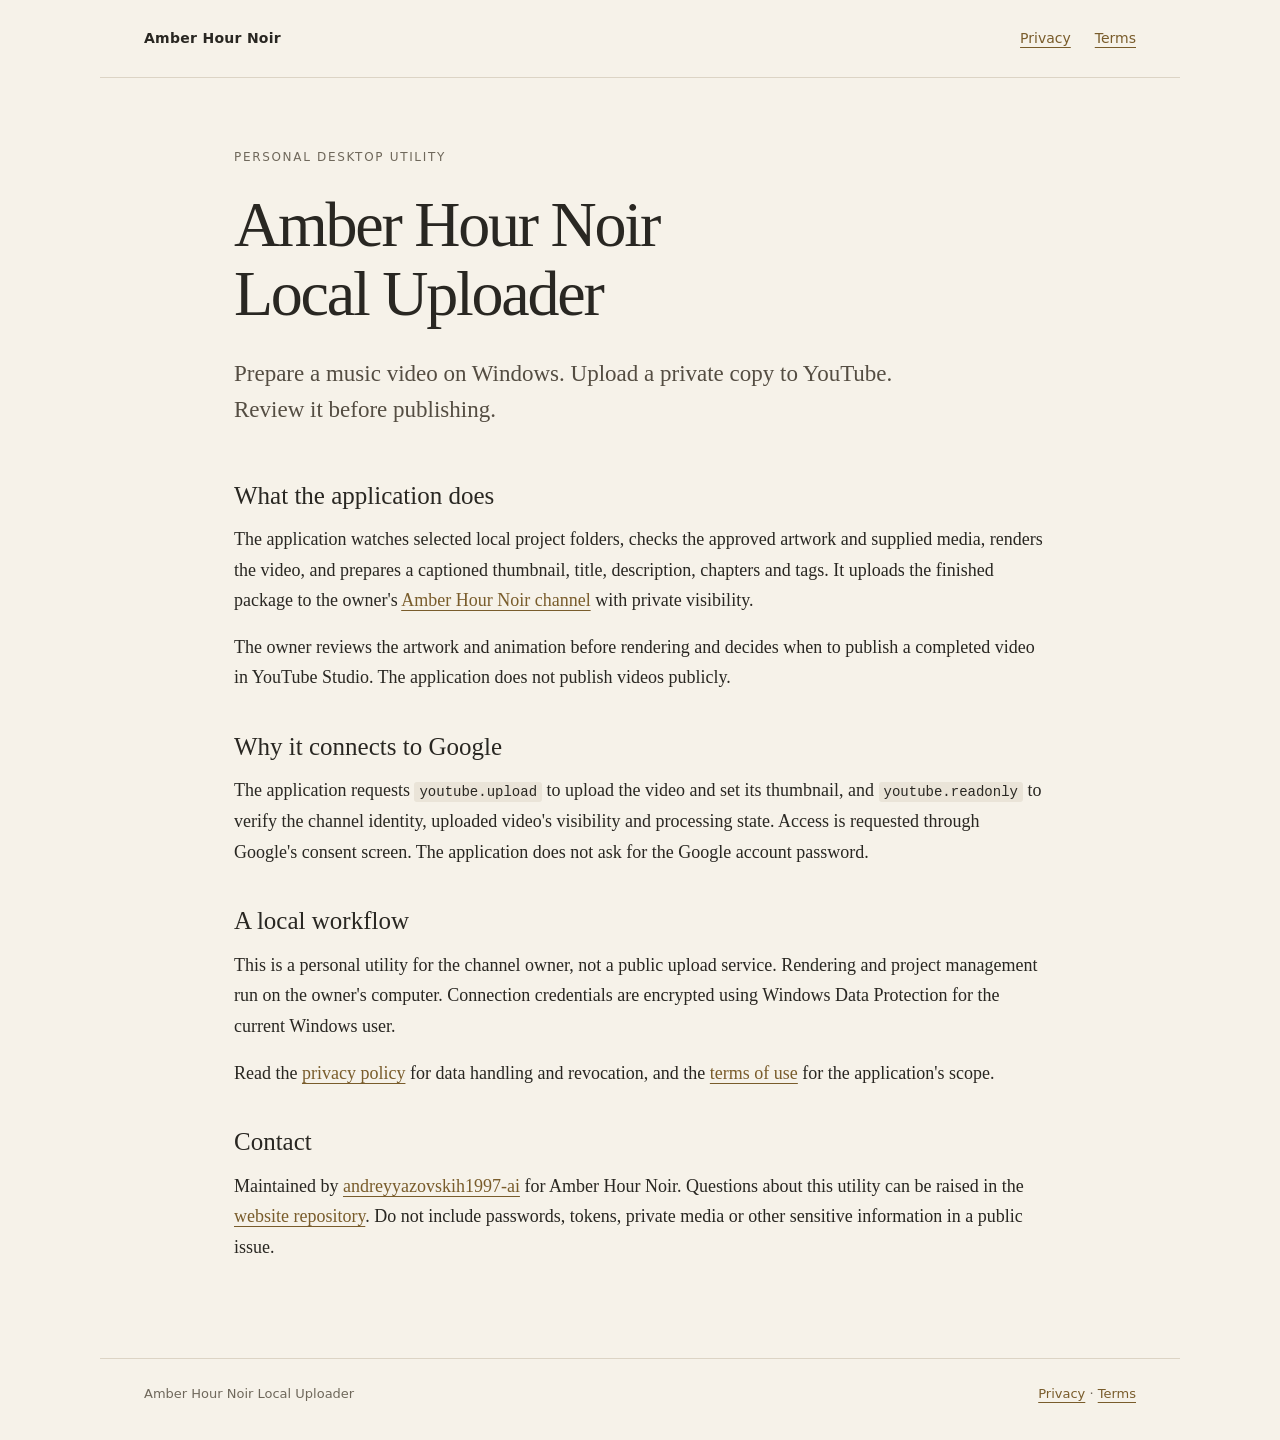
<file: index.html>
<!doctype html>
<html lang="en">
<head>
  <meta charset="utf-8">
  <meta name="viewport" content="width=device-width, initial-scale=1">
  <meta name="google-site-verification" content="HMj4g2YExmFM4Llp2HOCI3GiQokosiEeadpXIInDDnA">
  <meta name="description" content="A personal Windows utility for preparing music videos and uploading private review copies to the Amber Hour Noir YouTube channel.">
  <title>Amber Hour Noir Local Uploader</title>
  <link rel="stylesheet" href="styles.css">
</head>
<body>
  <header><a class="brand" href="index.html">Amber Hour Noir</a><nav aria-label="Main"><a href="privacy.html">Privacy</a><a href="terms.html">Terms</a></nav></header>
  <main>
    <p class="eyebrow">Personal desktop utility</p>
    <h1>Amber Hour Noir<br>Local Uploader</h1>
    <p class="lead">Prepare a music video on Windows. Upload a private copy to YouTube. Review it before publishing.</p>
    <section><h2>What the application does</h2><p>The application watches selected local project folders, checks the approved artwork and supplied media, renders the video, and prepares a captioned thumbnail, title, description, chapters and tags. It uploads the finished package to the owner's <a href="https://www.youtube.com/@AmberHourNoir">Amber Hour Noir channel</a> with private visibility.</p><p>The owner reviews the artwork and animation before rendering and decides when to publish a completed video in YouTube Studio. The application does not publish videos publicly.</p></section>
    <section><h2>Why it connects to Google</h2><p>The application requests <code>youtube.upload</code> to upload the video and set its thumbnail, and <code>youtube.readonly</code> to verify the channel identity, uploaded video's visibility and processing state. Access is requested through Google's consent screen. The application does not ask for the Google account password.</p></section>
    <section><h2>A local workflow</h2><p>This is a personal utility for the channel owner, not a public upload service. Rendering and project management run on the owner's computer. Connection credentials are encrypted using Windows Data Protection for the current Windows user.</p><p>Read the <a href="privacy.html">privacy policy</a> for data handling and revocation, and the <a href="terms.html">terms of use</a> for the application's scope.</p></section>
    <section><h2>Contact</h2><p>Maintained by <a href="https://github.com/andreyyazovskih1997-ai">andreyyazovskih1997-ai</a> for Amber Hour Noir. Questions about this utility can be raised in the <a href="https://github.com/andreyyazovskih1997-ai/andreyyazovskih1997-ai.github.io/issues">website repository</a>. Do not include passwords, tokens, private media or other sensitive information in a public issue.</p></section>
  </main>
  <footer><span>Amber Hour Noir Local Uploader</span><span><a href="privacy.html">Privacy</a> · <a href="terms.html">Terms</a></span></footer>
</body>
</html>
</file>
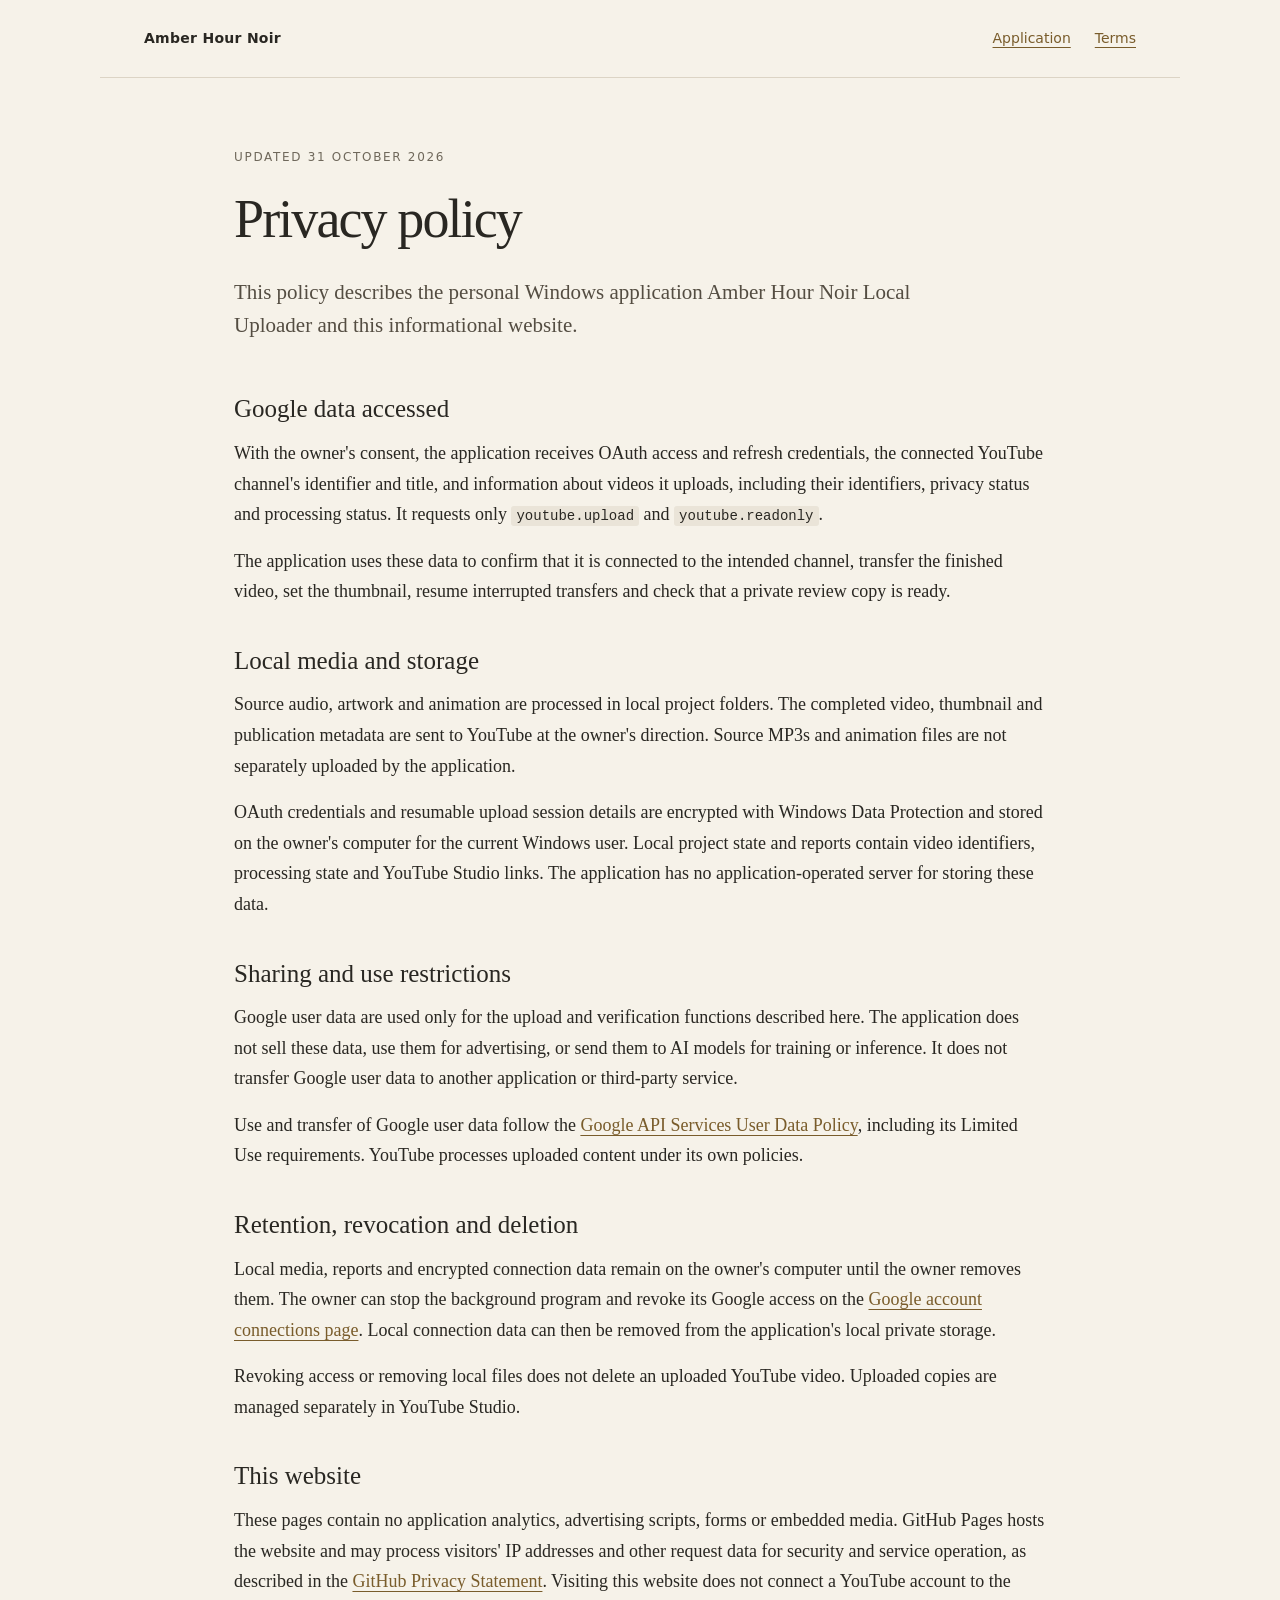
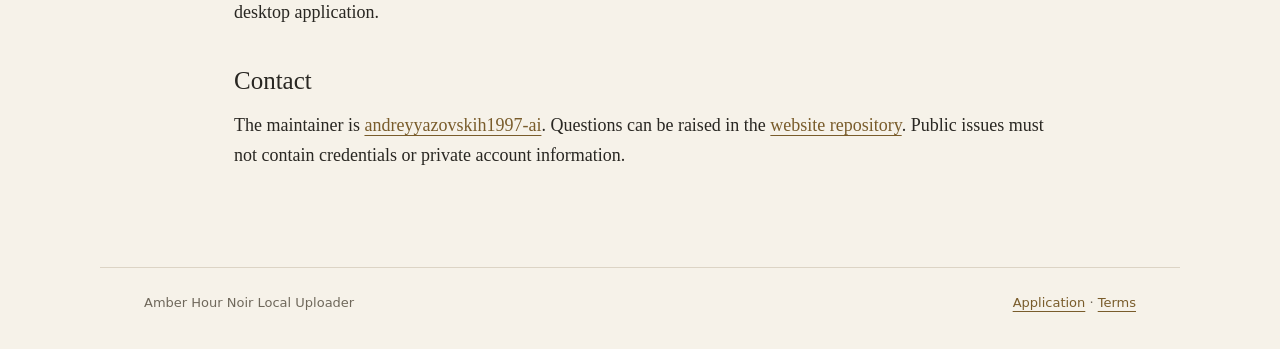
<file: privacy.html>
<!doctype html>
<html lang="en">
<head><meta charset="utf-8"><meta name="viewport" content="width=device-width, initial-scale=1"><title>Privacy — Amber Hour Noir Local Uploader</title><link rel="stylesheet" href="styles.css"></head>
<body>
  <header><a class="brand" href="index.html">Amber Hour Noir</a><nav aria-label="Main"><a href="index.html">Application</a><a href="terms.html">Terms</a></nav></header>
  <main class="document">
    <p class="eyebrow">Updated 31 October 2026</p><h1>Privacy policy</h1>
    <p class="lead">This policy describes the personal Windows application Amber Hour Noir Local Uploader and this informational website.</p>
    <section><h2>Google data accessed</h2><p>With the owner's consent, the application receives OAuth access and refresh credentials, the connected YouTube channel's identifier and title, and information about videos it uploads, including their identifiers, privacy status and processing status. It requests only <code>youtube.upload</code> and <code>youtube.readonly</code>.</p><p>The application uses these data to confirm that it is connected to the intended channel, transfer the finished video, set the thumbnail, resume interrupted transfers and check that a private review copy is ready.</p></section>
    <section><h2>Local media and storage</h2><p>Source audio, artwork and animation are processed in local project folders. The completed video, thumbnail and publication metadata are sent to YouTube at the owner's direction. Source MP3s and animation files are not separately uploaded by the application.</p><p>OAuth credentials and resumable upload session details are encrypted with Windows Data Protection and stored on the owner's computer for the current Windows user. Local project state and reports contain video identifiers, processing state and YouTube Studio links. The application has no application-operated server for storing these data.</p></section>
    <section><h2>Sharing and use restrictions</h2><p>Google user data are used only for the upload and verification functions described here. The application does not sell these data, use them for advertising, or send them to AI models for training or inference. It does not transfer Google user data to another application or third-party service.</p><p>Use and transfer of Google user data follow the <a href="https://developers.google.com/terms/api-services-user-data-policy">Google API Services User Data Policy</a>, including its Limited Use requirements. YouTube processes uploaded content under its own policies.</p></section>
    <section><h2>Retention, revocation and deletion</h2><p>Local media, reports and encrypted connection data remain on the owner's computer until the owner removes them. The owner can stop the background program and revoke its Google access on the <a href="https://myaccount.google.com/connections">Google account connections page</a>. Local connection data can then be removed from the application's local private storage.</p><p>Revoking access or removing local files does not delete an uploaded YouTube video. Uploaded copies are managed separately in YouTube Studio.</p></section>
    <section><h2>This website</h2><p>These pages contain no application analytics, advertising scripts, forms or embedded media. GitHub Pages hosts the website and may process visitors' IP addresses and other request data for security and service operation, as described in the <a href="https://docs.github.com/en/site-policy/privacy-policies/github-general-privacy-statement">GitHub Privacy Statement</a>. Visiting this website does not connect a YouTube account to the desktop application.</p></section>
    <section><h2>Contact</h2><p>The maintainer is <a href="https://github.com/andreyyazovskih1997-ai">andreyyazovskih1997-ai</a>. Questions can be raised in the <a href="https://github.com/andreyyazovskih1997-ai/andreyyazovskih1997-ai.github.io/issues">website repository</a>. Public issues must not contain credentials or private account information.</p></section>
  </main>
  <footer><span>Amber Hour Noir Local Uploader</span><span><a href="index.html">Application</a> · <a href="terms.html">Terms</a></span></footer>
</body>
</html>
</file>
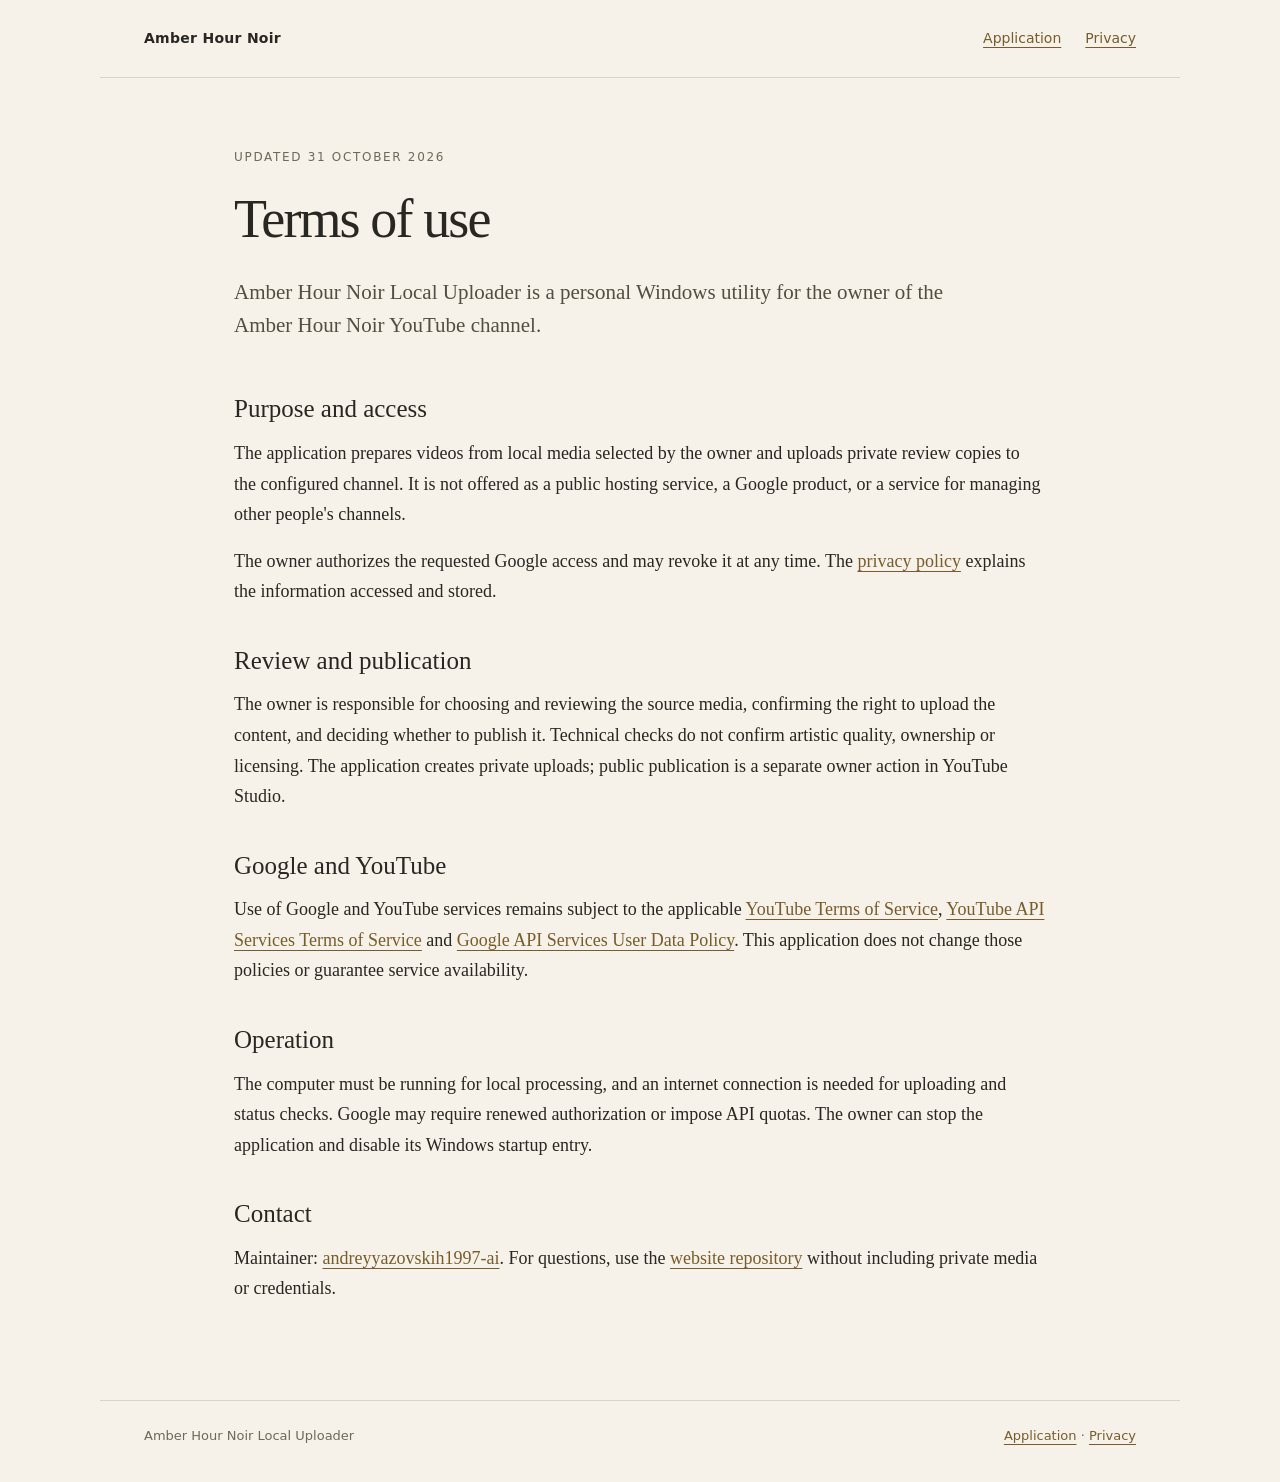
<file: terms.html>
<!doctype html>
<html lang="en">
<head><meta charset="utf-8"><meta name="viewport" content="width=device-width, initial-scale=1"><title>Terms — Amber Hour Noir Local Uploader</title><link rel="stylesheet" href="styles.css"></head>
<body>
  <header><a class="brand" href="index.html">Amber Hour Noir</a><nav aria-label="Main"><a href="index.html">Application</a><a href="privacy.html">Privacy</a></nav></header>
  <main class="document">
    <p class="eyebrow">Updated 31 October 2026</p><h1>Terms of use</h1>
    <p class="lead">Amber Hour Noir Local Uploader is a personal Windows utility for the owner of the Amber Hour Noir YouTube channel.</p>
    <section><h2>Purpose and access</h2><p>The application prepares videos from local media selected by the owner and uploads private review copies to the configured channel. It is not offered as a public hosting service, a Google product, or a service for managing other people's channels.</p><p>The owner authorizes the requested Google access and may revoke it at any time. The <a href="privacy.html">privacy policy</a> explains the information accessed and stored.</p></section>
    <section><h2>Review and publication</h2><p>The owner is responsible for choosing and reviewing the source media, confirming the right to upload the content, and deciding whether to publish it. Technical checks do not confirm artistic quality, ownership or licensing. The application creates private uploads; public publication is a separate owner action in YouTube Studio.</p></section>
    <section><h2>Google and YouTube</h2><p>Use of Google and YouTube services remains subject to the applicable <a href="https://www.youtube.com/t/terms">YouTube Terms of Service</a>, <a href="https://developers.google.com/youtube/terms/api-services-terms-of-service">YouTube API Services Terms of Service</a> and <a href="https://developers.google.com/terms/api-services-user-data-policy">Google API Services User Data Policy</a>. This application does not change those policies or guarantee service availability.</p></section>
    <section><h2>Operation</h2><p>The computer must be running for local processing, and an internet connection is needed for uploading and status checks. Google may require renewed authorization or impose API quotas. The owner can stop the application and disable its Windows startup entry.</p></section>
    <section><h2>Contact</h2><p>Maintainer: <a href="https://github.com/andreyyazovskih1997-ai">andreyyazovskih1997-ai</a>. For questions, use the <a href="https://github.com/andreyyazovskih1997-ai/andreyyazovskih1997-ai.github.io/issues">website repository</a> without including private media or credentials.</p></section>
  </main>
  <footer><span>Amber Hour Noir Local Uploader</span><span><a href="index.html">Application</a> · <a href="privacy.html">Privacy</a></span></footer>
</body>
</html>
</file>
<file: styles.css>
:root{color-scheme:light;--paper:#f6f2e9;--ink:#292722;--muted:#6f685b;--line:#dcd4c5;--accent:#795c2b}*{box-sizing:border-box}body{margin:0;background:var(--paper);color:var(--ink);font:18px/1.7 Georgia,"Times New Roman",serif}header,footer{max-width:1080px;margin:auto;padding:28px 44px;display:flex;align-items:center;justify-content:space-between;gap:24px}header{border-bottom:1px solid var(--line);font:14px/1.5 system-ui,sans-serif}nav{display:flex;gap:24px}a{color:var(--accent);text-underline-offset:4px}a:hover{color:var(--ink)}.brand{text-decoration:none;color:var(--ink);font-weight:650;letter-spacing:.02em}main{max-width:900px;margin:0 auto;padding:70px 44px 80px}.eyebrow{font:12px/1.5 system-ui,sans-serif;letter-spacing:.14em;text-transform:uppercase;color:var(--muted);margin:0 0 24px}h1{font-size:clamp(38px,6vw,64px);line-height:1.08;font-weight:400;letter-spacing:-.035em;margin:0 0 28px}.lead{font-size:23px;line-height:1.55;color:#544d42;max-width:710px;margin-bottom:52px}section{margin:38px 0 0}h2{font-size:25px;line-height:1.3;font-weight:400;margin:0 0 12px}p{margin:0 0 16px}code{font:14px/1.5 ui-monospace,monospace;overflow-wrap:anywhere;background:#eae4d8;padding:2px 5px;border-radius:3px}.document h1{font-size:clamp(38px,5vw,54px)}.document .lead{font-size:21px}footer{border-top:1px solid var(--line);color:var(--muted);font:13px/1.6 system-ui,sans-serif;padding-top:25px;padding-bottom:35px}@media(max-width:600px){header,footer{padding:22px 24px;align-items:flex-start}header{gap:18px}nav{gap:16px}main{padding:48px 24px 58px}.lead{font-size:21px;margin-bottom:38px}footer{flex-direction:column;gap:10px}}
</file>
